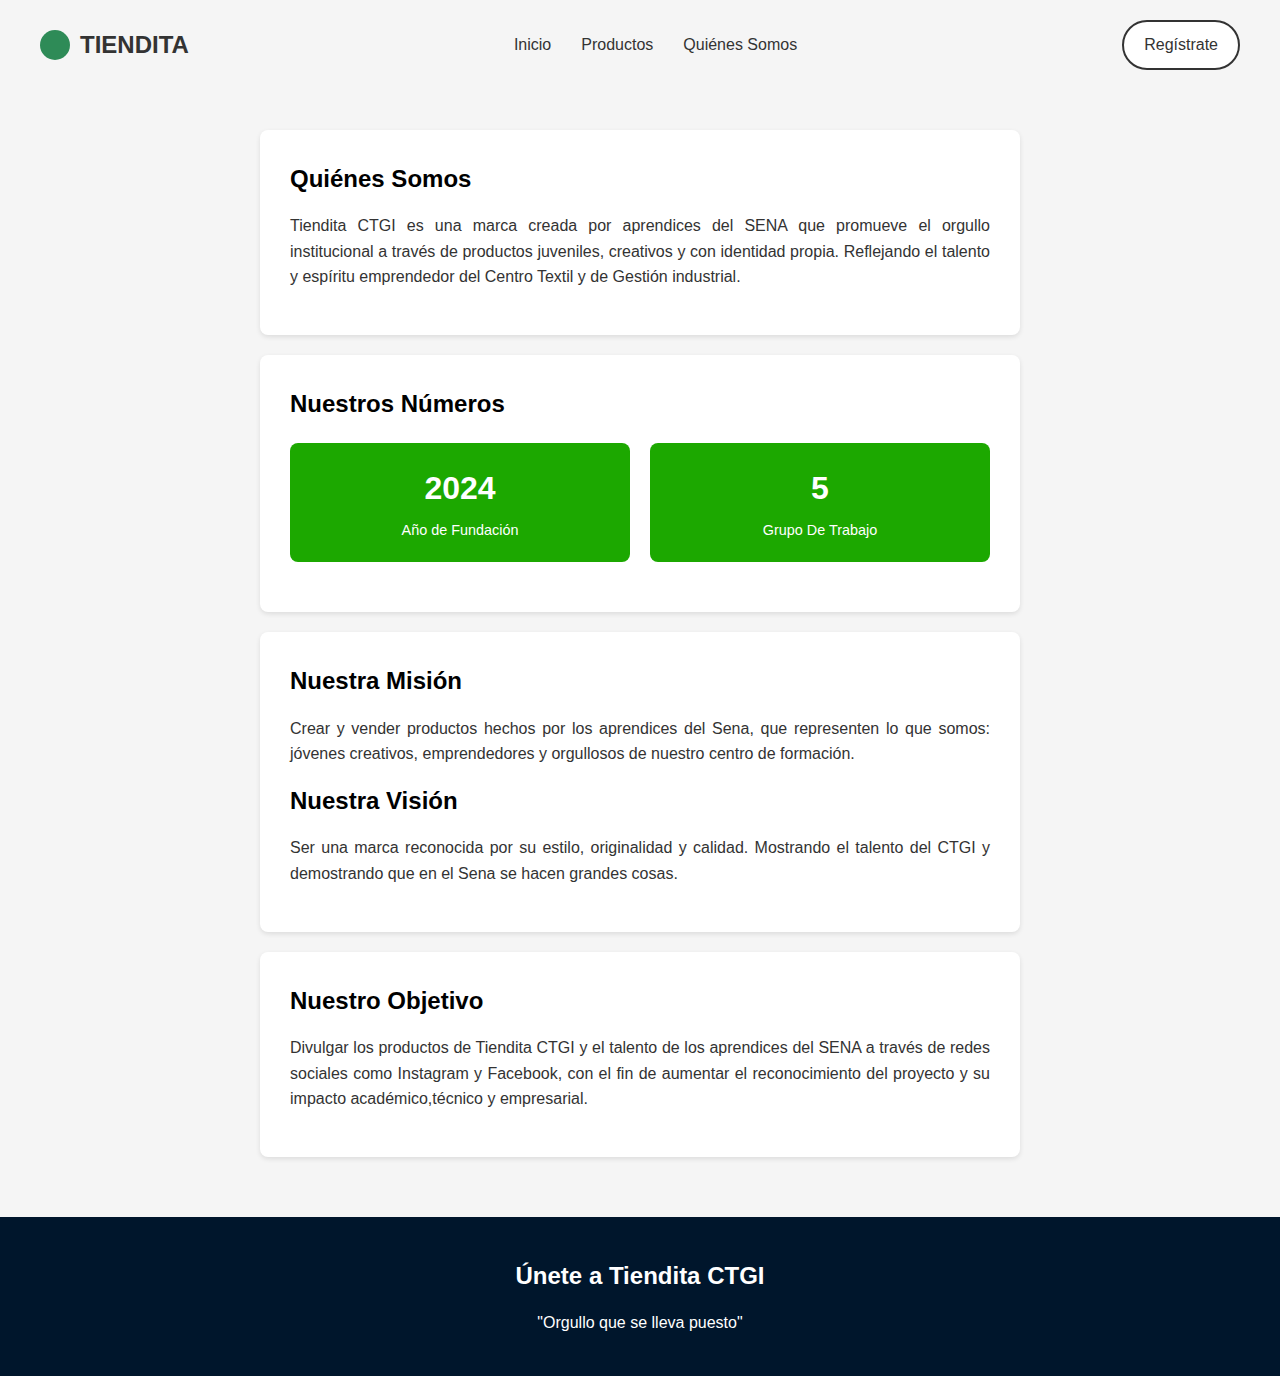
<file: quien.html>
<!DOCTYPE html>
<html lang="es">
<head>
    <meta charset="UTF-8">
    <meta name="viewport" content="width=device-width, initial-scale=1.0">
    <link rel="stylesheet" href="quien.css">
    <link rel="icon" href="imagenes/log_Mesa de trabajo 1.png">
    <title>Quiénes Somos</title>
    <style>

    </style>
</head>
<body>
    
   <nav class="nav">
            <div class="logo">TIENDITA</div>
            <ul class="nav-links">
                <li><a href="index.html">Inicio</a></li>
                <li><a href="productos.html">Productos</a></li>
                <li><a href="quien.html">Quiénes Somos</a></li>
            </ul>
            <a href="regris.html" class="register-btn">Regístrate</a>
        </nav>

    <div class="container">
        <!-- Quiénes Somos -->
        <div class="section">
            <h2>Quiénes Somos</h2>
            <p>Tiendita CTGI es una marca creada por aprendices del SENA que promueve el orgullo institucional a través de productos juveniles, creativos y con identidad propia. 
            Reflejando el talento y espíritu emprendedor del Centro Textil y de Gestión industrial.</p>
        </div>

        <!-- Estadísticas -->
        <div class="section">
            <h2>Nuestros Números</h2>
            <div class="stats">
                <div class="stat">
                    <span class="stat-number">2024</span>
                    <div class="stat-label">Año de Fundación</div>
                </div>
                <div class="stat">
                    <span class="stat-number">5</span>
                    <div class="stat-label">Grupo De Trabajo</div>
                </div>
            </div>
        </div>

        <!-- Misión -->
        <div class="section">
            <h2>Nuestra Misión</h2>
            <p>Crear y vender productos hechos por los aprendices del Sena, que representen lo que somos: jóvenes creativos,
            emprendedores y orgullosos de nuestro centro de formación.</p>
            <h2>Nuestra Visión</h2>
            <p>Ser una marca reconocida por su estilo, originalidad y calidad. 
            Mostrando el talento del CTGI y demostrando que en el Sena se hacen grandes cosas.</p>
        </div>

        <!-- Objetivos -->
        <div class="section">
            <h2>Nuestro Objetivo</h2>
            <p>Divulgar los productos de Tiendita CTGI y el talento de los aprendices del SENA a través de redes sociales como Instagram y Facebook,
            con el fin de aumentar el reconocimiento del proyecto y su impacto académico,técnico y empresarial.</p>
        </div>

    </div>
    
    <!-- Contacto -->
    <div class="contact">
        <h2>Únete a Tiendita CTGI</h2>
        <p>"Orgullo que se lleva puesto"</p>
    </div>

    
    <script>
        // Simple hover effects
        document.querySelectorAll('.stat').forEach(stat => {
            stat.addEventListener('mouseenter', function() {
                this.style.transform = 'scale(1.05)';
                this.style.transition = 'transform 0.3s';
            });
            
            stat.addEventListener('mouseleave', function() {
                this.style.transform = 'scale(1)';
            });
        });
    </script>
</body>
</html>
</file>
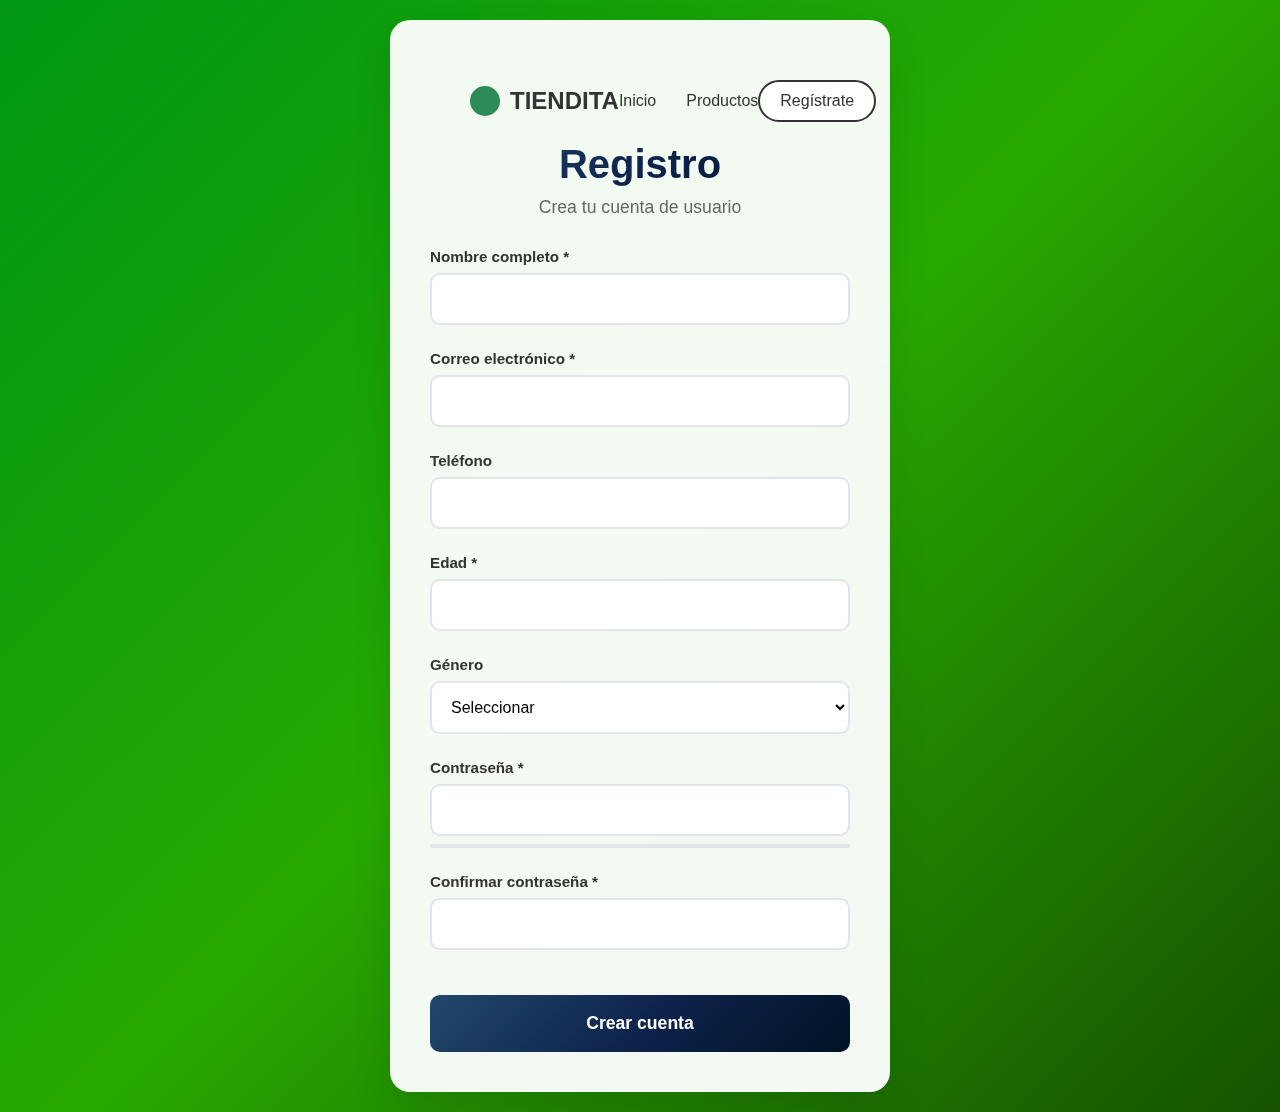
<file: regris.html>
<!DOCTYPE html>
<html lang="es">
<head>
    <meta charset="UTF-8">
    <meta name="viewport" content="width=device-width, initial-scale=1.0">
    <link rel="stylesheet" href="regris.css">
    <title>Sistema de Registro</title>
</head>
<body>
    
    <div class="container">
        <nav class="nav">
            <div class="logo">TIENDITA</div>
            <ul class="nav-links">
                <li><a href="index.html">Inicio</a></li>
                <li><a href="productos.html">Productos</a></li>
            </ul>
            <a href="regris.html" class="register-btn">Regístrate</a>
        </nav>
        <div class="form-header">
            <h1>Registro</h1>
            <p>Crea tu cuenta de usuario</p>
        </div>

        <div id="alert-container"></div>

        <form id="registerForm">
            <div class="form-group">
                <label for="nombre">Nombre completo *</label>
                <input type="text" id="nombre" name="nombre" required>
                <div class="error-message" id="nombre-error"></div>
                <div class="success-message" id="nombre-success"></div>
            </div>

            <div class="form-group">
                <label for="email">Correo electrónico *</label>
                <input type="email" id="email" name="email" required>
                <div class="error-message" id="email-error"></div>
                <div class="success-message" id="email-success"></div>
            </div>

            <div class="form-group">
                <label for="telefono">Teléfono</label>
                <input type="tel" id="telefono" name="telefono">
                <div class="error-message" id="telefono-error"></div>
                <div class="success-message" id="telefono-success"></div>
            </div>

            <div class="form-group">
                <label for="edad">Edad *</label>
                <input type="number" id="edad" name="edad" min="18" max="100" required>
                <div class="error-message" id="edad-error"></div>
                <div class="success-message" id="edad-success"></div>
            </div>

            <div class="form-group">
                <label for="genero">Género</label>
                <select id="genero" name="genero">
                    <option value="">Seleccionar</option>
                    <option value="masculino">Masculino</option>
                    <option value="femenino">Femenino</option>
                    <option value="otro">Otro</option>
                    <option value="prefiero-no-decir">Prefiero no decir</option>
                </select>
            </div>

            <div class="form-group">
                <label for="password">Contraseña *</label>
                <input type="password" id="password" name="password" required>
                <div class="password-strength">
                    <div class="password-strength-bar" id="password-strength-bar"></div>
                </div>
                <div class="error-message" id="password-error"></div>
                <div class="success-message" id="password-success"></div>
            </div>

            <div class="form-group">
                <label for="confirmPassword">Confirmar contraseña *</label>
                <input type="password" id="confirmPassword" name="confirmPassword" required>
                <div class="error-message" id="confirmPassword-error"></div>
                <div class="success-message" id="confirmPassword-success"></div>
            </div>

            <button type="submit" class="btn-register" id="btn-register">
                Crear cuenta
            </button>
        </form>

        <div class="users-list" id="users-list" style="display: none;">
            <h3>Usuarios registrados</h3>
            <div id="users-container"></div>
        </div>
    </div>

    <script>
        // Array para almacenar usuarios registrados
        let usuarios = [];

        // Referencias a elementos del DOM
        const form = document.getElementById('registerForm');
        const alertContainer = document.getElementById('alert-container');
        const usersList = document.getElementById('users-list');
        const usersContainer = document.getElementById('users-container');

        // Validación en tiempo real
        const campos = ['nombre', 'email', 'telefono', 'edad', 'password', 'confirmPassword'];
        
        campos.forEach(campo => {
            const input = document.getElementById(campo);
            input.addEventListener('input', () => validarCampo(campo));
            input.addEventListener('blur', () => validarCampo(campo));
        });

        // Validación de fuerza de contraseña
        document.getElementById('password').addEventListener('input', function() {
            const password = this.value;
            const strengthBar = document.getElementById('password-strength-bar');
            const strength = calcularFuerzaPassword(password);
            
            strengthBar.className = 'password-strength-bar';
            if (password.length > 0) {
                if (strength < 3) {
                    strengthBar.classList.add('strength-weak');
                } else if (strength < 5) {
                    strengthBar.classList.add('strength-medium');
                } else {
                    strengthBar.classList.add('strength-strong');
                }
            }
        });

        function calcularFuerzaPassword(password) {
            let fuerza = 0;
            if (password.length >= 8) fuerza++;
            if (/[a-z]/.test(password)) fuerza++;
            if (/[A-Z]/.test(password)) fuerza++;
            if (/[0-9]/.test(password)) fuerza++;
            if (/[^A-Za-z0-9]/.test(password)) fuerza++;
            return fuerza;
        }

        function validarCampo(campo) {
            const input = document.getElementById(campo);
            const value = input.value.trim();
            const errorElement = document.getElementById(campo + '-error');
            const successElement = document.getElementById(campo + '-success');
            
            let esValido = true;
            let mensaje = '';

            switch(campo) {
                case 'nombre':
                    if (value.length < 2) {
                        esValido = false;
                        mensaje = 'El nombre debe tener al menos 2 caracteres';
                    } else if (!/^[a-záéíóúñü\s]+$/i.test(value)) {
                        esValido = false;
                        mensaje = 'El nombre solo puede contener letras y espacios';
                    }
                    break;

                case 'email':
                    const emailRegex = /^[^\s@]+@[^\s@]+\.[^\s@]+$/;
                    if (!emailRegex.test(value)) {
                        esValido = false;
                        mensaje = 'Por favor ingresa un email válido';
                    } else if (usuarios.some(user => user.email === value)) {
                        esValido = false;
                        mensaje = 'Este email ya está registrado';
                    }
                    break;

                case 'telefono':
                    if (value && !/^\d{10}$/.test(value.replace(/[\s-()]/g, ''))) {
                        esValido = false;
                        mensaje = 'El teléfono debe tener 10 dígitos';
                    }
                    break;

                case 'edad':
                    const edad = parseInt(value);
                    if (isNaN(edad) || edad < 18 || edad > 100) {
                        esValido = false;
                        mensaje = 'Debes tener entre 18 y 100 años';
                    }
                    break;

                case 'password':
                    if (value.length < 8) {
                        esValido = false;
                        mensaje = 'La contraseña debe tener al menos 8 caracteres';
                    } else if (calcularFuerzaPassword(value) < 3) {
                        esValido = false;
                        mensaje = 'La contraseña es muy débil. Incluye mayúsculas, números y símbolos';
                    }
                    break;

                case 'confirmPassword':
                    const password = document.getElementById('password').value;
                    if (value !== password) {
                        esValido = false;
                        mensaje = 'Las contraseñas no coinciden';
                    }
                    break;
            }

            // Mostrar resultado de validación
            if (esValido && value) {
                input.classList.remove('error');
                input.classList.add('success');
                errorElement.style.display = 'none';
                successElement.textContent = '✓ Válido';
                successElement.style.display = 'block';
            } else if (!esValido) {
                input.classList.remove('success');
                input.classList.add('error');
                successElement.style.display = 'none';
                errorElement.textContent = mensaje;
                errorElement.style.display = 'block';
            } else {
                input.classList.remove('error', 'success');
                errorElement.style.display = 'none';
                successElement.style.display = 'none';
            }

            return esValido;
        }

        function validarFormulario() {
            let formularioValido = true;
            
            campos.forEach(campo => {
                const input = document.getElementById(campo);
                if (input.hasAttribute('required') && !input.value.trim()) {
                    formularioValido = false;
                }
                if (!validarCampo(campo)) {
                    formularioValido = false;
                }
            });

            return formularioValido;
        }

        function mostrarAlerta(mensaje, tipo) {
            alertContainer.innerHTML = `
                <div class="alert alert-${tipo}">
                    ${mensaje}
                </div>
            `;
            
            setTimeout(() => {
                alertContainer.innerHTML = '';
            }, 5000);
        }

        function registrarUsuario(datosUsuario) {
            // Generar ID único
            const id = Date.now() + Math.random();
            
            const nuevoUsuario = {
                id: id,
                ...datosUsuario,
                fechaRegistro: new Date().toLocaleString('es-ES')
            };

            usuarios.push(nuevoUsuario);
            actualizarListaUsuarios();
            
            return nuevoUsuario;
        }

        function actualizarListaUsuarios() {
            if (usuarios.length === 0) {
                usersList.style.display = 'none';
                return;
            }

            usersList.style.display = 'block';
            usersContainer.innerHTML = '';

            usuarios.forEach(usuario => {
                const userCard = document.createElement('div');
                userCard.className = 'user-card';
                userCard.innerHTML = `
                    <h4>${usuario.nombre}</h4>
                    <p><strong>Email:</strong> ${usuario.email}</p>
                    <p><strong>Teléfono:</strong> ${usuario.telefono || 'No proporcionado'}</p>
                    <p><strong>Edad:</strong> ${usuario.edad} años</p>
                    <p><strong>Género:</strong> ${usuario.genero || 'No especificado'}</p>
                    <p><strong>Registrado:</strong> ${usuario.fechaRegistro}</p>
                `;
                usersContainer.appendChild(userCard);
            });
        }

        // Manejar envío del formulario
        form.addEventListener('submit', function(e) {
            e.preventDefault();
            
            if (!validarFormulario()) {
                mostrarAlerta('Por favor corrige los errores en el formulario', 'error');
                return;
            }

            // Obtener datos del formulario
            const formData = new FormData(form);
            const datosUsuario = {
                nombre: formData.get('nombre').trim(),
                email: formData.get('email').trim(),
                telefono: formData.get('telefono').trim(),
                edad: parseInt(formData.get('edad')),
                genero: formData.get('genero'),
                password: formData.get('password') // En producción, esto debería ser hasheado
            };

            try {
                const usuarioRegistrado = registrarUsuario(datosUsuario);
                mostrarAlerta(`¡Registro exitoso! Bienvenido ${usuarioRegistrado.nombre}`, 'success');
                
                // Limpiar formulario
                form.reset();
                
                // Limpiar clases de validación
                campos.forEach(campo => {
                    const input = document.getElementById(campo);
                    input.classList.remove('success', 'error');
                    document.getElementById(campo + '-error').style.display = 'none';
                    document.getElementById(campo + '-success').style.display = 'none';
                });

                // Limpiar barra de fuerza de contraseña
                document.getElementById('password-strength-bar').className = 'password-strength-bar';
                
            } catch (error) {
                mostrarAlerta('Error al registrar usuario. Por favor intenta nuevamente.', 'error');
                console.error('Error:', error);
            }
        });

        // Inicialización
        document.addEventListener('DOMContentLoaded', function() {
            console.log('Sistema de registro inicializado');
        });
    </script>
</body>
</html>
</file>
<file: quien.css>
* {
            margin: 0;
            padding: 0;
            box-sizing: border-box;
        }

        body {
            font-family: 'Arial', sans-serif;
            overflow-x: hidden;
        }

        /* Header */
        .header {
            position: relative;
            background: linear-gradient(135deg, #FFD700 0%, #FFA500 50%, #FF8C00 100%);
            min-height: 100vh;
            display: flex;
            flex-direction: column;
            overflow: hidden;
        }

        /* Navigation */
        .nav {
            display: flex;
            justify-content: space-between;
            align-items: center;
            padding: 20px 40px;
            position: relative;
            z-index: 10;
        }

        .logo {
            font-size: 24px;
            font-weight: bold;
            color: #333;
            display: flex;
            align-items: center;
        }

        .logo::before {
            content: '';
            width: 30px;
            height: 30px;
            background: #2E8B57;
            border-radius: 50%;
            margin-right: 10px;
        }

        .nav-links {
            display: flex;
            gap: 30px;
            list-style: none;
        }

        .nav-links a {
            text-decoration: none;
            color: #333;
            font-weight: 500;
            transition: color 0.3s ease;
        }

        .nav-links a:hover {
            color: #2E8B57;
        }

        .register-btn {
            background: white;
            color: #333;
            padding: 10px 20px;
            border: 2px solid #333;
            border-radius: 25px;
            text-decoration: none;
            font-weight: 500;
            transition: all 0.3s ease;
        }

        .register-btn:hover {
            background: #333;
            color: white;
        }  
        * {
            margin: 0;
            padding: 0;
            box-sizing: border-box;
        }

        body {
            font-family: Arial, sans-serif;
            line-height: 1.6;
            color: #333;
            background: #f5f5f5;
        }

        .container {
            max-width: 800px;
            margin: 0 auto;
            padding: 20px;
        }

        /* Header */
        .header {
            background: #8e44ad;
            color: white;
            text-align: center;
            padding: 40px 20px;
        }

        .header h1 {
            font-size: 2.5rem;
            margin-bottom: 10px;
        }

        .header p {
            font-size: 1.1rem;
            opacity: 0.9;
        }

        /* Content Sections */
        .section {
            background: white;
            margin: 20px 0;
            padding: 30px;
            border-radius: 8px;
            box-shadow: 0 2px 5px rgba(0,0,0,0.1);
        }

        .section h2 {
            color: #000000;
            margin-bottom: 15px;
            font-size: 1.5rem;
        }

        .section p {
            margin-bottom: 15px;
            text-align: justify;
        }

        /* Stats */
        .stats {
            display: grid;
            grid-template-columns: repeat(auto-fit, minmax(150px, 1fr));
            gap: 20px;
            margin: 20px 0;
        }

        .stat {
            background: #1ca800;
            color: white;
            padding: 20px;
            text-align: center;
            border-radius: 8px;
        }

        .stat-number {
            font-size: 2rem;
            font-weight: bold;
            display: block;
        }

        .stat-label {
            font-size: 0.9rem;
            margin-top: 5px;
        }

        /* Leader */
        .leader {
            text-align: center;
            padding: 20px;
            background: #f8f9fa;
            border-radius: 8px;
            margin: 20px 0;
        }

        .leader-avatar {
            width: 80px;
            height: 80px;
            background: #1ca800;
            color: white;
            border-radius: 50%;
            display: flex;
            align-items: center;
            justify-content: center;
            margin: 0 auto 15px;
            font-size: 1.5rem;
            font-weight: bold;
        }

        .leader h3 {
            color: #333;
            margin-bottom: 5px;
        }

        .leader .title {
            color: #0a3f00;
            font-weight: bold;
            margin-bottom: 10px;
        }

        /* Contact */
        .contact {
            background: #00162c;
            color: white;
            text-align: center;
            padding: 40px 20px;
            margin-top: 20px;
        }

        .contact h2 {
            color: white;
            margin-bottom: 15px;
        }

        .contact-button {
            display: inline-block;
            background: #1ca800;
            color: white;
            padding: 12px 25px;
            text-decoration: none;
            border-radius: 5px;
            margin-top: 15px;
            transition: background 0.3s;
        }

        .contact-button:hover {
            background: #1ca800;
        }

        /* Responsive */
        @media (max-width: 600px) {
            .header h1 {
                font-size: 2rem;
            }
            
            .container {
                padding: 10px;
            }
            
            .section {
                padding: 20px;
            }
            
            .stats {
                grid-template-columns: repeat(2, 1fr);
            }
        }
</file>
<file: regris.css>
* {
            margin: 0;
            padding: 0;
            box-sizing: border-box;
        }

        body {
            font-family: 'Arial', sans-serif;
            overflow-x: hidden;
        }

        /* Header */
        .header {
            position: relative;
            background: linear-gradient(135deg, #FFD700 0%, #FFA500 50%, #FF8C00 100%);
            min-height: 100vh;
            display: flex;
            flex-direction: column;
            overflow: hidden;
        }

        /* Navigation */
        .nav {
            display: flex;
            justify-content: space-between;
            align-items: center;
            padding: 20px 40px;
            position: relative;
            z-index: 10;
        }

        .logo {
            font-size: 24px;
            font-weight: bold;
            color: #333;
            display: flex;
            align-items: center;
        }

        .logo::before {
            content: '';
            width: 30px;
            height: 30px;
            background: #2E8B57;
            border-radius: 50%;
            margin-right: 10px;
        }

        .nav-links {
            display: flex;
            gap: 30px;
            list-style: none;
        }

        .nav-links a {
            text-decoration: none;
            color: #333;
            font-weight: 500;
            transition: color 0.3s ease;
        }

        .nav-links a:hover {
            color: #2E8B57;
        }

        .register-btn {
            background: white;
            color: #333;
            padding: 10px 20px;
            border: 2px solid #333;
            border-radius: 25px;
            text-decoration: none;
            font-weight: 500;
            transition: all 0.3s ease;
        }

        .register-btn:hover {
            background: #333;
            color: white;
        }        
    * {
            margin: 0;
            padding: 0;
            box-sizing: border-box;
        }

        body {
            font-family: 'Segoe UI', Tahoma, Geneva, Verdana, sans-serif;
            background: linear-gradient(135deg, #009714 0%, #27a800 50%, #175200 100%);
            min-height: 100vh;
            display: flex;
            align-items: center;
            justify-content: center;
            padding: 20px;
        }

        .container {
            background: rgba(255, 255, 255, 0.95);
            padding: 40px;
            border-radius: 20px;
            box-shadow: 0 20px 40px rgba(0, 0, 0, 0.1);
            width: 100%;
            max-width: 500px;
            backdrop-filter: blur(10px);
        }

        .form-header {
            text-align: center;
            margin-bottom: 30px;
        }

        .form-header h1 {
            color: #333;
            font-size: 2.5em;
            margin-bottom: 10px;
            background: linear-gradient(135deg, #22486b 0%, #0e244d 50%, #001224 100%);
            -webkit-background-clip: text;
            -webkit-text-fill-color: transparent;
            background-clip: text;
        }

        .form-header p {
            color: #666;
            font-size: 1.1em;
        }

        .form-group {
            margin-bottom: 25px;
            position: relative;
        }

        .form-group label {
            display: block;
            margin-bottom: 8px;
            color: #333;
            font-weight: 600;
            font-size: 0.95em;
        }

        .form-group input,
        .form-group select {
            width: 100%;
            padding: 15px;
            border: 2px solid #e1e5e9;
            border-radius: 10px;
            font-size: 16px;
            transition: all 0.3s ease;
            background: #fff;
        }

        .form-group input:focus,
        .form-group select:focus {
            outline: none;
            border-color: #199400;
            box-shadow: 0 0 0 3px rgba(102, 126, 234, 0.1);
            transform: translateY(-2px);
        }

        .form-group input.error {
            border-color: #e74c3c;
            background-color: #fdf2f2;
        }

        .form-group input.success {
            border-color: #27ae60;
            background-color: #f2fdf5;
        }

        .error-message {
            color: #e74c3c;
            font-size: 0.85em;
            margin-top: 5px;
            display: none;
        }

        .success-message {
            color: #27ae60;
            font-size: 0.85em;
            margin-top: 5px;
            display: none;
        }

        .password-strength {
            margin-top: 8px;
            height: 4px;
            background: #e1e5e9;
            border-radius: 2px;
            overflow: hidden;
        }

        .password-strength-bar {
            height: 100%;
            width: 0%;
            transition: all 0.3s ease;
            border-radius: 2px;
        }

        .strength-weak { background: #e74c3c; width: 33%; }
        .strength-medium { background: #f39c12; width: 66%; }
        .strength-strong { background: #27ae60; width: 100%; }

        .btn-register {
            width: 100%;
            padding: 18px;
            background: linear-gradient(135deg, #22486b 0%, #0e244d 50%, #001224 100%);
            color: white;
            border: none;
            border-radius: 10px;
            font-size: 1.1em;
            font-weight: 600;
            cursor: pointer;
            transition: all 0.3s ease;
            margin-top: 20px;
        }

        .btn-register:hover {
            transform: translateY(-2px);
            box-shadow: 0 10px 25px rgba(0, 80, 4, 0.3);
        }

        .btn-register:disabled {
            background: #ccc;
            cursor: not-allowed;
            transform: none;
            box-shadow: none;
        }

        .users-list {
            margin-top: 40px;
            padding-top: 30px;
            border-top: 2px solid #e1e5e9;
        }

        .users-list h3 {
            color: #333;
            margin-bottom: 20px;
            text-align: center;
        }

        .user-card {
            background: #f8f9fa;
            padding: 15px;
            border-radius: 10px;
            margin-bottom: 10px;
            border-left: 4px solid #667eea;
        }

        .user-card h4 {
            color: #333;
            margin-bottom: 5px;
        }

        .user-card p {
            color: #666;
            font-size: 0.9em;
            margin-bottom: 3px;
        }

        .alert {
            padding: 15px;
            border-radius: 10px;
            margin-bottom: 20px;
            text-align: center;
            font-weight: 600;
        }

        .alert-success {
            background: #d4edda;
            color: #155724;
            border: 1px solid #c3e6cb;
        }

        .alert-error {
            background: #f8d7da;
            color: #721c24;
            border: 1px solid #f5c6cb;
        }

        @media (max-width: 600px) {
            .container {
                padding: 20px;
                margin: 10px;
            }
            
            .form-header h1 {
                font-size: 2em;
            }
        }
</file>
